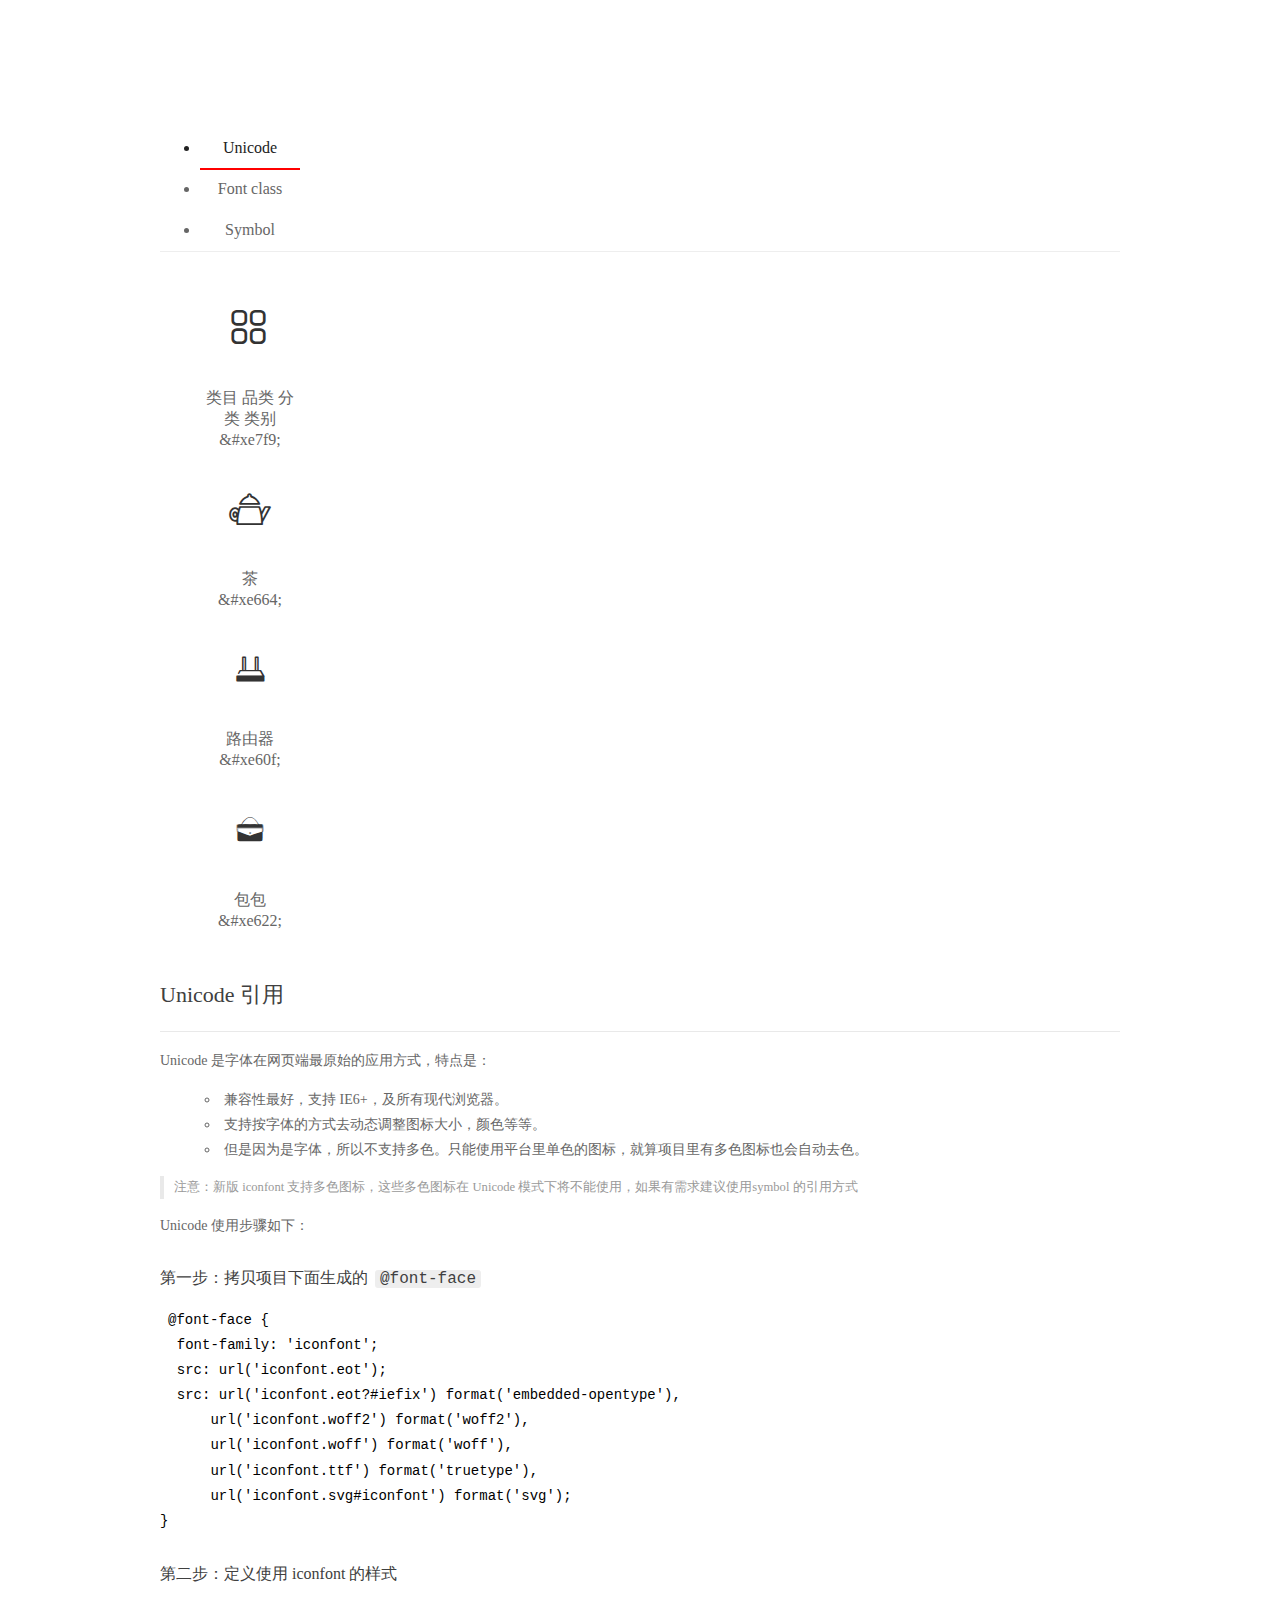
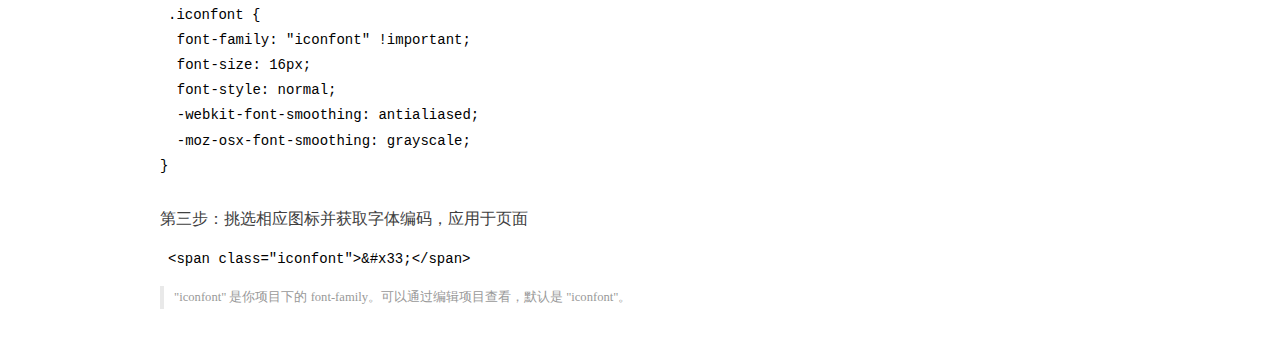
<file: src/fonts/demo_index.html>
<!DOCTYPE html>
<html>
<head>
  <meta charset="utf-8"/>
  <title>IconFont Demo</title>
  <link rel="shortcut icon" href="https://img.alicdn.com/tps/i4/TB1_oz6GVXXXXaFXpXXJDFnIXXX-64-64.ico" type="image/x-icon"/>
  <link rel="stylesheet" href="https://g.alicdn.com/thx/cube/1.3.2/cube.min.css">
  <link rel="stylesheet" href="demo.css">
  <link rel="stylesheet" href="iconfont.css">
  <script src="iconfont.js"></script>
  <!-- jQuery -->
  <script src="https://a1.alicdn.com/oss/uploads/2018/12/26/7bfddb60-08e8-11e9-9b04-53e73bb6408b.js"></script>
  <!-- 代码高亮 -->
  <script src="https://a1.alicdn.com/oss/uploads/2018/12/26/a3f714d0-08e6-11e9-8a15-ebf944d7534c.js"></script>
</head>
<body>
  <div class="main">
    <h1 class="logo"><a href="https://www.iconfont.cn/" title="iconfont 首页" target="_blank">&#xe86b;</a></h1>
    <div class="nav-tabs">
      <ul id="tabs" class="dib-box">
        <li class="dib active"><span>Unicode</span></li>
        <li class="dib"><span>Font class</span></li>
        <li class="dib"><span>Symbol</span></li>
      </ul>
      
    </div>
    <div class="tab-container">
      <div class="content unicode" style="display: block;">
          <ul class="icon_lists dib-box">
          
            <li class="dib">
              <span class="icon iconfont">&#xe7f9;</span>
                <div class="name">类目 品类 分类 类别</div>
                <div class="code-name">&amp;#xe7f9;</div>
              </li>
          
            <li class="dib">
              <span class="icon iconfont">&#xe664;</span>
                <div class="name">茶</div>
                <div class="code-name">&amp;#xe664;</div>
              </li>
          
            <li class="dib">
              <span class="icon iconfont">&#xe60f;</span>
                <div class="name">路由器</div>
                <div class="code-name">&amp;#xe60f;</div>
              </li>
          
            <li class="dib">
              <span class="icon iconfont">&#xe622;</span>
                <div class="name">包包</div>
                <div class="code-name">&amp;#xe622;</div>
              </li>
          
          </ul>
          <div class="article markdown">
          <h2 id="unicode-">Unicode 引用</h2>
          <hr>

          <p>Unicode 是字体在网页端最原始的应用方式，特点是：</p>
          <ul>
            <li>兼容性最好，支持 IE6+，及所有现代浏览器。</li>
            <li>支持按字体的方式去动态调整图标大小，颜色等等。</li>
            <li>但是因为是字体，所以不支持多色。只能使用平台里单色的图标，就算项目里有多色图标也会自动去色。</li>
          </ul>
          <blockquote>
            <p>注意：新版 iconfont 支持多色图标，这些多色图标在 Unicode 模式下将不能使用，如果有需求建议使用symbol 的引用方式</p>
          </blockquote>
          <p>Unicode 使用步骤如下：</p>
          <h3 id="-font-face">第一步：拷贝项目下面生成的 <code>@font-face</code></h3>
<pre><code class="language-css"
>@font-face {
  font-family: 'iconfont';
  src: url('iconfont.eot');
  src: url('iconfont.eot?#iefix') format('embedded-opentype'),
      url('iconfont.woff2') format('woff2'),
      url('iconfont.woff') format('woff'),
      url('iconfont.ttf') format('truetype'),
      url('iconfont.svg#iconfont') format('svg');
}
</code></pre>
          <h3 id="-iconfont-">第二步：定义使用 iconfont 的样式</h3>
<pre><code class="language-css"
>.iconfont {
  font-family: "iconfont" !important;
  font-size: 16px;
  font-style: normal;
  -webkit-font-smoothing: antialiased;
  -moz-osx-font-smoothing: grayscale;
}
</code></pre>
          <h3 id="-">第三步：挑选相应图标并获取字体编码，应用于页面</h3>
<pre>
<code class="language-html"
>&lt;span class="iconfont"&gt;&amp;#x33;&lt;/span&gt;
</code></pre>
          <blockquote>
            <p>"iconfont" 是你项目下的 font-family。可以通过编辑项目查看，默认是 "iconfont"。</p>
          </blockquote>
          </div>
      </div>
      <div class="content font-class">
        <ul class="icon_lists dib-box">
          
          <li class="dib">
            <span class="icon iconfont icon-leimupinleifenleileibie"></span>
            <div class="name">
              类目 品类 分类 类别
            </div>
            <div class="code-name">.icon-leimupinleifenleileibie
            </div>
          </li>
          
          <li class="dib">
            <span class="icon iconfont icon-cha"></span>
            <div class="name">
              茶
            </div>
            <div class="code-name">.icon-cha
            </div>
          </li>
          
          <li class="dib">
            <span class="icon iconfont icon-luyouqi"></span>
            <div class="name">
              路由器
            </div>
            <div class="code-name">.icon-luyouqi
            </div>
          </li>
          
          <li class="dib">
            <span class="icon iconfont icon-baobao"></span>
            <div class="name">
              包包
            </div>
            <div class="code-name">.icon-baobao
            </div>
          </li>
          
        </ul>
        <div class="article markdown">
        <h2 id="font-class-">font-class 引用</h2>
        <hr>

        <p>font-class 是 Unicode 使用方式的一种变种，主要是解决 Unicode 书写不直观，语意不明确的问题。</p>
        <p>与 Unicode 使用方式相比，具有如下特点：</p>
        <ul>
          <li>兼容性良好，支持 IE8+，及所有现代浏览器。</li>
          <li>相比于 Unicode 语意明确，书写更直观。可以很容易分辨这个 icon 是什么。</li>
          <li>因为使用 class 来定义图标，所以当要替换图标时，只需要修改 class 里面的 Unicode 引用。</li>
          <li>不过因为本质上还是使用的字体，所以多色图标还是不支持的。</li>
        </ul>
        <p>使用步骤如下：</p>
        <h3 id="-fontclass-">第一步：引入项目下面生成的 fontclass 代码：</h3>
<pre><code class="language-html">&lt;link rel="stylesheet" href="./iconfont.css"&gt;
</code></pre>
        <h3 id="-">第二步：挑选相应图标并获取类名，应用于页面：</h3>
<pre><code class="language-html">&lt;span class="iconfont icon-xxx"&gt;&lt;/span&gt;
</code></pre>
        <blockquote>
          <p>"
            iconfont" 是你项目下的 font-family。可以通过编辑项目查看，默认是 "iconfont"。</p>
        </blockquote>
      </div>
      </div>
      <div class="content symbol">
          <ul class="icon_lists dib-box">
          
            <li class="dib">
                <svg class="icon svg-icon" aria-hidden="true">
                  <use xlink:href="#icon-leimupinleifenleileibie"></use>
                </svg>
                <div class="name">类目 品类 分类 类别</div>
                <div class="code-name">#icon-leimupinleifenleileibie</div>
            </li>
          
            <li class="dib">
                <svg class="icon svg-icon" aria-hidden="true">
                  <use xlink:href="#icon-cha"></use>
                </svg>
                <div class="name">茶</div>
                <div class="code-name">#icon-cha</div>
            </li>
          
            <li class="dib">
                <svg class="icon svg-icon" aria-hidden="true">
                  <use xlink:href="#icon-luyouqi"></use>
                </svg>
                <div class="name">路由器</div>
                <div class="code-name">#icon-luyouqi</div>
            </li>
          
            <li class="dib">
                <svg class="icon svg-icon" aria-hidden="true">
                  <use xlink:href="#icon-baobao"></use>
                </svg>
                <div class="name">包包</div>
                <div class="code-name">#icon-baobao</div>
            </li>
          
          </ul>
          <div class="article markdown">
          <h2 id="symbol-">Symbol 引用</h2>
          <hr>

          <p>这是一种全新的使用方式，应该说这才是未来的主流，也是平台目前推荐的用法。相关介绍可以参考这篇<a href="">文章</a>
            这种用法其实是做了一个 SVG 的集合，与另外两种相比具有如下特点：</p>
          <ul>
            <li>支持多色图标了，不再受单色限制。</li>
            <li>通过一些技巧，支持像字体那样，通过 <code>font-size</code>, <code>color</code> 来调整样式。</li>
            <li>兼容性较差，支持 IE9+，及现代浏览器。</li>
            <li>浏览器渲染 SVG 的性能一般，还不如 png。</li>
          </ul>
          <p>使用步骤如下：</p>
          <h3 id="-symbol-">第一步：引入项目下面生成的 symbol 代码：</h3>
<pre><code class="language-html">&lt;script src="./iconfont.js"&gt;&lt;/script&gt;
</code></pre>
          <h3 id="-css-">第二步：加入通用 CSS 代码（引入一次就行）：</h3>
<pre><code class="language-html">&lt;style&gt;
.icon {
  width: 1em;
  height: 1em;
  vertical-align: -0.15em;
  fill: currentColor;
  overflow: hidden;
}
&lt;/style&gt;
</code></pre>
          <h3 id="-">第三步：挑选相应图标并获取类名，应用于页面：</h3>
<pre><code class="language-html">&lt;svg class="icon" aria-hidden="true"&gt;
  &lt;use xlink:href="#icon-xxx"&gt;&lt;/use&gt;
&lt;/svg&gt;
</code></pre>
          </div>
      </div>

    </div>
  </div>
  <script>
  $(document).ready(function () {
      $('.tab-container .content:first').show()

      $('#tabs li').click(function (e) {
        var tabContent = $('.tab-container .content')
        var index = $(this).index()

        if ($(this).hasClass('active')) {
          return
        } else {
          $('#tabs li').removeClass('active')
          $(this).addClass('active')

          tabContent.hide().eq(index).fadeIn()
        }
      })
    })
  </script>
</body>
</html>
</file>
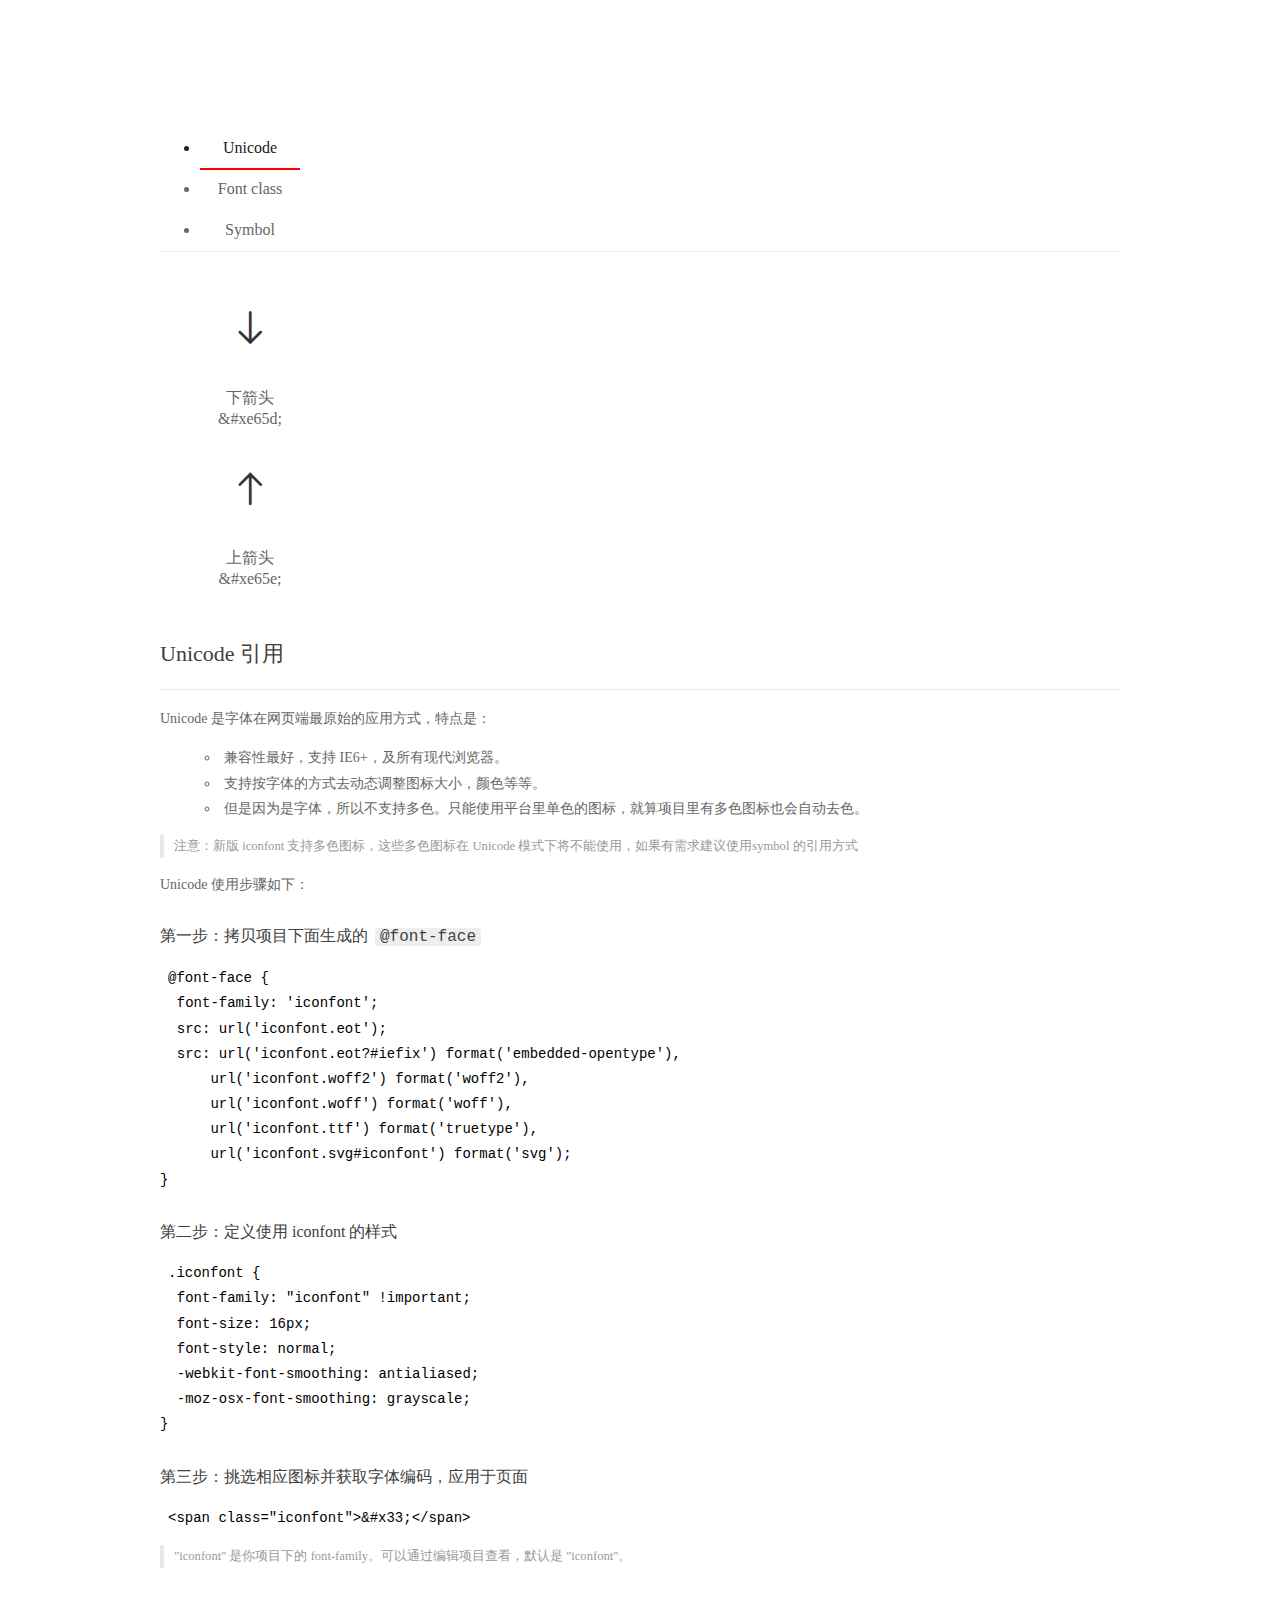
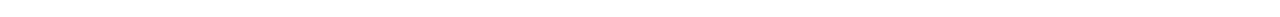
<file: src/fonts/iconfont2/demo_index.html>
<!DOCTYPE html>
<html>
<head>
  <meta charset="utf-8"/>
  <title>IconFont Demo</title>
  <link rel="shortcut icon" href="https://img.alicdn.com/tps/i4/TB1_oz6GVXXXXaFXpXXJDFnIXXX-64-64.ico" type="image/x-icon"/>
  <link rel="stylesheet" href="https://g.alicdn.com/thx/cube/1.3.2/cube.min.css">
  <link rel="stylesheet" href="demo.css">
  <link rel="stylesheet" href="iconfont.css">
  <script src="iconfont.js"></script>
  <!-- jQuery -->
  <script src="https://a1.alicdn.com/oss/uploads/2018/12/26/7bfddb60-08e8-11e9-9b04-53e73bb6408b.js"></script>
  <!-- 代码高亮 -->
  <script src="https://a1.alicdn.com/oss/uploads/2018/12/26/a3f714d0-08e6-11e9-8a15-ebf944d7534c.js"></script>
</head>
<body>
  <div class="main">
    <h1 class="logo"><a href="https://www.iconfont.cn/" title="iconfont 首页" target="_blank">&#xe86b;</a></h1>
    <div class="nav-tabs">
      <ul id="tabs" class="dib-box">
        <li class="dib active"><span>Unicode</span></li>
        <li class="dib"><span>Font class</span></li>
        <li class="dib"><span>Symbol</span></li>
      </ul>
      
    </div>
    <div class="tab-container">
      <div class="content unicode" style="display: block;">
          <ul class="icon_lists dib-box">
          
            <li class="dib">
              <span class="icon iconfont">&#xe65d;</span>
                <div class="name">下箭头</div>
                <div class="code-name">&amp;#xe65d;</div>
              </li>
          
            <li class="dib">
              <span class="icon iconfont">&#xe65e;</span>
                <div class="name">上箭头</div>
                <div class="code-name">&amp;#xe65e;</div>
              </li>
          
          </ul>
          <div class="article markdown">
          <h2 id="unicode-">Unicode 引用</h2>
          <hr>

          <p>Unicode 是字体在网页端最原始的应用方式，特点是：</p>
          <ul>
            <li>兼容性最好，支持 IE6+，及所有现代浏览器。</li>
            <li>支持按字体的方式去动态调整图标大小，颜色等等。</li>
            <li>但是因为是字体，所以不支持多色。只能使用平台里单色的图标，就算项目里有多色图标也会自动去色。</li>
          </ul>
          <blockquote>
            <p>注意：新版 iconfont 支持多色图标，这些多色图标在 Unicode 模式下将不能使用，如果有需求建议使用symbol 的引用方式</p>
          </blockquote>
          <p>Unicode 使用步骤如下：</p>
          <h3 id="-font-face">第一步：拷贝项目下面生成的 <code>@font-face</code></h3>
<pre><code class="language-css"
>@font-face {
  font-family: 'iconfont';
  src: url('iconfont.eot');
  src: url('iconfont.eot?#iefix') format('embedded-opentype'),
      url('iconfont.woff2') format('woff2'),
      url('iconfont.woff') format('woff'),
      url('iconfont.ttf') format('truetype'),
      url('iconfont.svg#iconfont') format('svg');
}
</code></pre>
          <h3 id="-iconfont-">第二步：定义使用 iconfont 的样式</h3>
<pre><code class="language-css"
>.iconfont {
  font-family: "iconfont" !important;
  font-size: 16px;
  font-style: normal;
  -webkit-font-smoothing: antialiased;
  -moz-osx-font-smoothing: grayscale;
}
</code></pre>
          <h3 id="-">第三步：挑选相应图标并获取字体编码，应用于页面</h3>
<pre>
<code class="language-html"
>&lt;span class="iconfont"&gt;&amp;#x33;&lt;/span&gt;
</code></pre>
          <blockquote>
            <p>"iconfont" 是你项目下的 font-family。可以通过编辑项目查看，默认是 "iconfont"。</p>
          </blockquote>
          </div>
      </div>
      <div class="content font-class">
        <ul class="icon_lists dib-box">
          
          <li class="dib">
            <span class="icon iconfont icon-arrowBottom"></span>
            <div class="name">
              下箭头
            </div>
            <div class="code-name">.icon-arrowBottom
            </div>
          </li>
          
          <li class="dib">
            <span class="icon iconfont icon-arrowTop"></span>
            <div class="name">
              上箭头
            </div>
            <div class="code-name">.icon-arrowTop
            </div>
          </li>
          
        </ul>
        <div class="article markdown">
        <h2 id="font-class-">font-class 引用</h2>
        <hr>

        <p>font-class 是 Unicode 使用方式的一种变种，主要是解决 Unicode 书写不直观，语意不明确的问题。</p>
        <p>与 Unicode 使用方式相比，具有如下特点：</p>
        <ul>
          <li>兼容性良好，支持 IE8+，及所有现代浏览器。</li>
          <li>相比于 Unicode 语意明确，书写更直观。可以很容易分辨这个 icon 是什么。</li>
          <li>因为使用 class 来定义图标，所以当要替换图标时，只需要修改 class 里面的 Unicode 引用。</li>
          <li>不过因为本质上还是使用的字体，所以多色图标还是不支持的。</li>
        </ul>
        <p>使用步骤如下：</p>
        <h3 id="-fontclass-">第一步：引入项目下面生成的 fontclass 代码：</h3>
<pre><code class="language-html">&lt;link rel="stylesheet" href="./iconfont.css"&gt;
</code></pre>
        <h3 id="-">第二步：挑选相应图标并获取类名，应用于页面：</h3>
<pre><code class="language-html">&lt;span class="iconfont icon-xxx"&gt;&lt;/span&gt;
</code></pre>
        <blockquote>
          <p>"
            iconfont" 是你项目下的 font-family。可以通过编辑项目查看，默认是 "iconfont"。</p>
        </blockquote>
      </div>
      </div>
      <div class="content symbol">
          <ul class="icon_lists dib-box">
          
            <li class="dib">
                <svg class="icon svg-icon" aria-hidden="true">
                  <use xlink:href="#icon-arrowBottom"></use>
                </svg>
                <div class="name">下箭头</div>
                <div class="code-name">#icon-arrowBottom</div>
            </li>
          
            <li class="dib">
                <svg class="icon svg-icon" aria-hidden="true">
                  <use xlink:href="#icon-arrowTop"></use>
                </svg>
                <div class="name">上箭头</div>
                <div class="code-name">#icon-arrowTop</div>
            </li>
          
          </ul>
          <div class="article markdown">
          <h2 id="symbol-">Symbol 引用</h2>
          <hr>

          <p>这是一种全新的使用方式，应该说这才是未来的主流，也是平台目前推荐的用法。相关介绍可以参考这篇<a href="">文章</a>
            这种用法其实是做了一个 SVG 的集合，与另外两种相比具有如下特点：</p>
          <ul>
            <li>支持多色图标了，不再受单色限制。</li>
            <li>通过一些技巧，支持像字体那样，通过 <code>font-size</code>, <code>color</code> 来调整样式。</li>
            <li>兼容性较差，支持 IE9+，及现代浏览器。</li>
            <li>浏览器渲染 SVG 的性能一般，还不如 png。</li>
          </ul>
          <p>使用步骤如下：</p>
          <h3 id="-symbol-">第一步：引入项目下面生成的 symbol 代码：</h3>
<pre><code class="language-html">&lt;script src="./iconfont.js"&gt;&lt;/script&gt;
</code></pre>
          <h3 id="-css-">第二步：加入通用 CSS 代码（引入一次就行）：</h3>
<pre><code class="language-html">&lt;style&gt;
.icon {
  width: 1em;
  height: 1em;
  vertical-align: -0.15em;
  fill: currentColor;
  overflow: hidden;
}
&lt;/style&gt;
</code></pre>
          <h3 id="-">第三步：挑选相应图标并获取类名，应用于页面：</h3>
<pre><code class="language-html">&lt;svg class="icon" aria-hidden="true"&gt;
  &lt;use xlink:href="#icon-xxx"&gt;&lt;/use&gt;
&lt;/svg&gt;
</code></pre>
          </div>
      </div>

    </div>
  </div>
  <script>
  $(document).ready(function () {
      $('.tab-container .content:first').show()

      $('#tabs li').click(function (e) {
        var tabContent = $('.tab-container .content')
        var index = $(this).index()

        if ($(this).hasClass('active')) {
          return
        } else {
          $('#tabs li').removeClass('active')
          $(this).addClass('active')

          tabContent.hide().eq(index).fadeIn()
        }
      })
    })
  </script>
</body>
</html>
</file>
<file: src/fonts/demo.css>
/* Logo 字体 */
@font-face {
  font-family: "iconfont logo";
  src: url('https://at.alicdn.com/t/font_985780_km7mi63cihi.eot?t=1545807318834');
  src: url('https://at.alicdn.com/t/font_985780_km7mi63cihi.eot?t=1545807318834#iefix') format('embedded-opentype'),
    url('https://at.alicdn.com/t/font_985780_km7mi63cihi.woff?t=1545807318834') format('woff'),
    url('https://at.alicdn.com/t/font_985780_km7mi63cihi.ttf?t=1545807318834') format('truetype'),
    url('https://at.alicdn.com/t/font_985780_km7mi63cihi.svg?t=1545807318834#iconfont') format('svg');
}

.logo {
  font-family: "iconfont logo";
  font-size: 160px;
  font-style: normal;
  -webkit-font-smoothing: antialiased;
  -moz-osx-font-smoothing: grayscale;
}

/* tabs */
.nav-tabs {
  position: relative;
}

.nav-tabs .nav-more {
  position: absolute;
  right: 0;
  bottom: 0;
  height: 42px;
  line-height: 42px;
  color: #666;
}

#tabs {
  border-bottom: 1px solid #eee;
}

#tabs li {
  cursor: pointer;
  width: 100px;
  height: 40px;
  line-height: 40px;
  text-align: center;
  font-size: 16px;
  border-bottom: 2px solid transparent;
  position: relative;
  z-index: 1;
  margin-bottom: -1px;
  color: #666;
}


#tabs .active {
  border-bottom-color: #f00;
  color: #222;
}

.tab-container .content {
  display: none;
}

/* 页面布局 */
.main {
  padding: 30px 100px;
  width: 960px;
  margin: 0 auto;
}

.main .logo {
  color: #333;
  text-align: left;
  margin-bottom: 30px;
  line-height: 1;
  height: 110px;
  margin-top: -50px;
  overflow: hidden;
  *zoom: 1;
}

.main .logo a {
  font-size: 160px;
  color: #333;
}

.helps {
  margin-top: 40px;
}

.helps pre {
  padding: 20px;
  margin: 10px 0;
  border: solid 1px #e7e1cd;
  background-color: #fffdef;
  overflow: auto;
}

.icon_lists {
  width: 100% !important;
  overflow: hidden;
  *zoom: 1;
}

.icon_lists li {
  width: 100px;
  margin-bottom: 10px;
  margin-right: 20px;
  text-align: center;
  list-style: none !important;
  cursor: default;
}

.icon_lists li .code-name {
  line-height: 1.2;
}

.icon_lists .icon {
  display: block;
  height: 100px;
  line-height: 100px;
  font-size: 42px;
  margin: 10px auto;
  color: #333;
  -webkit-transition: font-size 0.25s linear, width 0.25s linear;
  -moz-transition: font-size 0.25s linear, width 0.25s linear;
  transition: font-size 0.25s linear, width 0.25s linear;
}

.icon_lists .icon:hover {
  font-size: 100px;
}

.icon_lists .svg-icon {
  /* 通过设置 font-size 来改变图标大小 */
  width: 1em;
  /* 图标和文字相邻时，垂直对齐 */
  vertical-align: -0.15em;
  /* 通过设置 color 来改变 SVG 的颜色/fill */
  fill: currentColor;
  /* path 和 stroke 溢出 viewBox 部分在 IE 下会显示
      normalize.css 中也包含这行 */
  overflow: hidden;
}

.icon_lists li .name,
.icon_lists li .code-name {
  color: #666;
}

/* markdown 样式 */
.markdown {
  color: #666;
  font-size: 14px;
  line-height: 1.8;
}

.highlight {
  line-height: 1.5;
}

.markdown img {
  vertical-align: middle;
  max-width: 100%;
}

.markdown h1 {
  color: #404040;
  font-weight: 500;
  line-height: 40px;
  margin-bottom: 24px;
}

.markdown h2,
.markdown h3,
.markdown h4,
.markdown h5,
.markdown h6 {
  color: #404040;
  margin: 1.6em 0 0.6em 0;
  font-weight: 500;
  clear: both;
}

.markdown h1 {
  font-size: 28px;
}

.markdown h2 {
  font-size: 22px;
}

.markdown h3 {
  font-size: 16px;
}

.markdown h4 {
  font-size: 14px;
}

.markdown h5 {
  font-size: 12px;
}

.markdown h6 {
  font-size: 12px;
}

.markdown hr {
  height: 1px;
  border: 0;
  background: #e9e9e9;
  margin: 16px 0;
  clear: both;
}

.markdown p {
  margin: 1em 0;
}

.markdown>p,
.markdown>blockquote,
.markdown>.highlight,
.markdown>ol,
.markdown>ul {
  width: 80%;
}

.markdown ul>li {
  list-style: circle;
}

.markdown>ul li,
.markdown blockquote ul>li {
  margin-left: 20px;
  padding-left: 4px;
}

.markdown>ul li p,
.markdown>ol li p {
  margin: 0.6em 0;
}

.markdown ol>li {
  list-style: decimal;
}

.markdown>ol li,
.markdown blockquote ol>li {
  margin-left: 20px;
  padding-left: 4px;
}

.markdown code {
  margin: 0 3px;
  padding: 0 5px;
  background: #eee;
  border-radius: 3px;
}

.markdown strong,
.markdown b {
  font-weight: 600;
}

.markdown>table {
  border-collapse: collapse;
  border-spacing: 0px;
  empty-cells: show;
  border: 1px solid #e9e9e9;
  width: 95%;
  margin-bottom: 24px;
}

.markdown>table th {
  white-space: nowrap;
  color: #333;
  font-weight: 600;
}

.markdown>table th,
.markdown>table td {
  border: 1px solid #e9e9e9;
  padding: 8px 16px;
  text-align: left;
}

.markdown>table th {
  background: #F7F7F7;
}

.markdown blockquote {
  font-size: 90%;
  color: #999;
  border-left: 4px solid #e9e9e9;
  padding-left: 0.8em;
  margin: 1em 0;
}

.markdown blockquote p {
  margin: 0;
}

.markdown .anchor {
  opacity: 0;
  transition: opacity 0.3s ease;
  margin-left: 8px;
}

.markdown .waiting {
  color: #ccc;
}

.markdown h1:hover .anchor,
.markdown h2:hover .anchor,
.markdown h3:hover .anchor,
.markdown h4:hover .anchor,
.markdown h5:hover .anchor,
.markdown h6:hover .anchor {
  opacity: 1;
  display: inline-block;
}

.markdown>br,
.markdown>p>br {
  clear: both;
}


.hljs {
  display: block;
  background: white;
  padding: 0.5em;
  color: #333333;
  overflow-x: auto;
}

.hljs-comment,
.hljs-meta {
  color: #969896;
}

.hljs-string,
.hljs-variable,
.hljs-template-variable,
.hljs-strong,
.hljs-emphasis,
.hljs-quote {
  color: #df5000;
}

.hljs-keyword,
.hljs-selector-tag,
.hljs-type {
  color: #a71d5d;
}

.hljs-literal,
.hljs-symbol,
.hljs-bullet,
.hljs-attribute {
  color: #0086b3;
}

.hljs-section,
.hljs-name {
  color: #63a35c;
}

.hljs-tag {
  color: #333333;
}

.hljs-title,
.hljs-attr,
.hljs-selector-id,
.hljs-selector-class,
.hljs-selector-attr,
.hljs-selector-pseudo {
  color: #795da3;
}

.hljs-addition {
  color: #55a532;
  background-color: #eaffea;
}

.hljs-deletion {
  color: #bd2c00;
  background-color: #ffecec;
}

.hljs-link {
  text-decoration: underline;
}

/* 代码高亮 */
/* PrismJS 1.15.0
https://prismjs.com/download.html#themes=prism&languages=markup+css+clike+javascript */
/**
 * prism.js default theme for JavaScript, CSS and HTML
 * Based on dabblet (http://dabblet.com)
 * @author Lea Verou
 */
code[class*="language-"],
pre[class*="language-"] {
  color: black;
  background: none;
  text-shadow: 0 1px white;
  font-family: Consolas, Monaco, 'Andale Mono', 'Ubuntu Mono', monospace;
  text-align: left;
  white-space: pre;
  word-spacing: normal;
  word-break: normal;
  word-wrap: normal;
  line-height: 1.5;

  -moz-tab-size: 4;
  -o-tab-size: 4;
  tab-size: 4;

  -webkit-hyphens: none;
  -moz-hyphens: none;
  -ms-hyphens: none;
  hyphens: none;
}

pre[class*="language-"]::-moz-selection,
pre[class*="language-"] ::-moz-selection,
code[class*="language-"]::-moz-selection,
code[class*="language-"] ::-moz-selection {
  text-shadow: none;
  background: #b3d4fc;
}

pre[class*="language-"]::selection,
pre[class*="language-"] ::selection,
code[class*="language-"]::selection,
code[class*="language-"] ::selection {
  text-shadow: none;
  background: #b3d4fc;
}

@media print {

  code[class*="language-"],
  pre[class*="language-"] {
    text-shadow: none;
  }
}

/* Code blocks */
pre[class*="language-"] {
  padding: 1em;
  margin: .5em 0;
  overflow: auto;
}

:not(pre)>code[class*="language-"],
pre[class*="language-"] {
  background: #f5f2f0;
}

/* Inline code */
:not(pre)>code[class*="language-"] {
  padding: .1em;
  border-radius: .3em;
  white-space: normal;
}

.token.comment,
.token.prolog,
.token.doctype,
.token.cdata {
  color: slategray;
}

.token.punctuation {
  color: #999;
}

.namespace {
  opacity: .7;
}

.token.property,
.token.tag,
.token.boolean,
.token.number,
.token.constant,
.token.symbol,
.token.deleted {
  color: #905;
}

.token.selector,
.token.attr-name,
.token.string,
.token.char,
.token.builtin,
.token.inserted {
  color: #690;
}

.token.operator,
.token.entity,
.token.url,
.language-css .token.string,
.style .token.string {
  color: #9a6e3a;
  background: hsla(0, 0%, 100%, .5);
}

.token.atrule,
.token.attr-value,
.token.keyword {
  color: #07a;
}

.token.function,
.token.class-name {
  color: #DD4A68;
}

.token.regex,
.token.important,
.token.variable {
  color: #e90;
}

.token.important,
.token.bold {
  font-weight: bold;
}

.token.italic {
  font-style: italic;
}

.token.entity {
  cursor: help;
}
</file>
<file: src/fonts/iconfont.css>
@font-face {font-family: "iconfont";
  src: url('iconfont.eot?t=1607690549285'); /* IE9 */
  src: url('iconfont.eot?t=1607690549285#iefix') format('embedded-opentype'), /* IE6-IE8 */
  url('[data-uri]') format('woff2'),
  url('iconfont.woff?t=1607690549285') format('woff'),
  url('iconfont.ttf?t=1607690549285') format('truetype'), /* chrome, firefox, opera, Safari, Android, iOS 4.2+ */
  url('iconfont.svg?t=1607690549285#iconfont') format('svg'); /* iOS 4.1- */
}

.iconfont {
  font-family: "iconfont" !important;
  font-size: 16px;
  font-style: normal;
  -webkit-font-smoothing: antialiased;
  -moz-osx-font-smoothing: grayscale;
}

.icon-leimupinleifenleileibie:before {
  content: "\e7f9";
}

.icon-cha:before {
  content: "\e664";
}

.icon-luyouqi:before {
  content: "\e60f";
}

.icon-baobao:before {
  content: "\e622";
}
</file>
<file: src/fonts/iconfont2/demo.css>
/* Logo 字体 */
@font-face {
  font-family: "iconfont logo";
  src: url('https://at.alicdn.com/t/font_985780_km7mi63cihi.eot?t=1545807318834');
  src: url('https://at.alicdn.com/t/font_985780_km7mi63cihi.eot?t=1545807318834#iefix') format('embedded-opentype'),
    url('https://at.alicdn.com/t/font_985780_km7mi63cihi.woff?t=1545807318834') format('woff'),
    url('https://at.alicdn.com/t/font_985780_km7mi63cihi.ttf?t=1545807318834') format('truetype'),
    url('https://at.alicdn.com/t/font_985780_km7mi63cihi.svg?t=1545807318834#iconfont') format('svg');
}

.logo {
  font-family: "iconfont logo";
  font-size: 160px;
  font-style: normal;
  -webkit-font-smoothing: antialiased;
  -moz-osx-font-smoothing: grayscale;
}

/* tabs */
.nav-tabs {
  position: relative;
}

.nav-tabs .nav-more {
  position: absolute;
  right: 0;
  bottom: 0;
  height: 42px;
  line-height: 42px;
  color: #666;
}

#tabs {
  border-bottom: 1px solid #eee;
}

#tabs li {
  cursor: pointer;
  width: 100px;
  height: 40px;
  line-height: 40px;
  text-align: center;
  font-size: 16px;
  border-bottom: 2px solid transparent;
  position: relative;
  z-index: 1;
  margin-bottom: -1px;
  color: #666;
}


#tabs .active {
  border-bottom-color: #f00;
  color: #222;
}

.tab-container .content {
  display: none;
}

/* 页面布局 */
.main {
  padding: 30px 100px;
  width: 960px;
  margin: 0 auto;
}

.main .logo {
  color: #333;
  text-align: left;
  margin-bottom: 30px;
  line-height: 1;
  height: 110px;
  margin-top: -50px;
  overflow: hidden;
  *zoom: 1;
}

.main .logo a {
  font-size: 160px;
  color: #333;
}

.helps {
  margin-top: 40px;
}

.helps pre {
  padding: 20px;
  margin: 10px 0;
  border: solid 1px #e7e1cd;
  background-color: #fffdef;
  overflow: auto;
}

.icon_lists {
  width: 100% !important;
  overflow: hidden;
  *zoom: 1;
}

.icon_lists li {
  width: 100px;
  margin-bottom: 10px;
  margin-right: 20px;
  text-align: center;
  list-style: none !important;
  cursor: default;
}

.icon_lists li .code-name {
  line-height: 1.2;
}

.icon_lists .icon {
  display: block;
  height: 100px;
  line-height: 100px;
  font-size: 42px;
  margin: 10px auto;
  color: #333;
  -webkit-transition: font-size 0.25s linear, width 0.25s linear;
  -moz-transition: font-size 0.25s linear, width 0.25s linear;
  transition: font-size 0.25s linear, width 0.25s linear;
}

.icon_lists .icon:hover {
  font-size: 100px;
}

.icon_lists .svg-icon {
  /* 通过设置 font-size 来改变图标大小 */
  width: 1em;
  /* 图标和文字相邻时，垂直对齐 */
  vertical-align: -0.15em;
  /* 通过设置 color 来改变 SVG 的颜色/fill */
  fill: currentColor;
  /* path 和 stroke 溢出 viewBox 部分在 IE 下会显示
      normalize.css 中也包含这行 */
  overflow: hidden;
}

.icon_lists li .name,
.icon_lists li .code-name {
  color: #666;
}

/* markdown 样式 */
.markdown {
  color: #666;
  font-size: 14px;
  line-height: 1.8;
}

.highlight {
  line-height: 1.5;
}

.markdown img {
  vertical-align: middle;
  max-width: 100%;
}

.markdown h1 {
  color: #404040;
  font-weight: 500;
  line-height: 40px;
  margin-bottom: 24px;
}

.markdown h2,
.markdown h3,
.markdown h4,
.markdown h5,
.markdown h6 {
  color: #404040;
  margin: 1.6em 0 0.6em 0;
  font-weight: 500;
  clear: both;
}

.markdown h1 {
  font-size: 28px;
}

.markdown h2 {
  font-size: 22px;
}

.markdown h3 {
  font-size: 16px;
}

.markdown h4 {
  font-size: 14px;
}

.markdown h5 {
  font-size: 12px;
}

.markdown h6 {
  font-size: 12px;
}

.markdown hr {
  height: 1px;
  border: 0;
  background: #e9e9e9;
  margin: 16px 0;
  clear: both;
}

.markdown p {
  margin: 1em 0;
}

.markdown>p,
.markdown>blockquote,
.markdown>.highlight,
.markdown>ol,
.markdown>ul {
  width: 80%;
}

.markdown ul>li {
  list-style: circle;
}

.markdown>ul li,
.markdown blockquote ul>li {
  margin-left: 20px;
  padding-left: 4px;
}

.markdown>ul li p,
.markdown>ol li p {
  margin: 0.6em 0;
}

.markdown ol>li {
  list-style: decimal;
}

.markdown>ol li,
.markdown blockquote ol>li {
  margin-left: 20px;
  padding-left: 4px;
}

.markdown code {
  margin: 0 3px;
  padding: 0 5px;
  background: #eee;
  border-radius: 3px;
}

.markdown strong,
.markdown b {
  font-weight: 600;
}

.markdown>table {
  border-collapse: collapse;
  border-spacing: 0px;
  empty-cells: show;
  border: 1px solid #e9e9e9;
  width: 95%;
  margin-bottom: 24px;
}

.markdown>table th {
  white-space: nowrap;
  color: #333;
  font-weight: 600;
}

.markdown>table th,
.markdown>table td {
  border: 1px solid #e9e9e9;
  padding: 8px 16px;
  text-align: left;
}

.markdown>table th {
  background: #F7F7F7;
}

.markdown blockquote {
  font-size: 90%;
  color: #999;
  border-left: 4px solid #e9e9e9;
  padding-left: 0.8em;
  margin: 1em 0;
}

.markdown blockquote p {
  margin: 0;
}

.markdown .anchor {
  opacity: 0;
  transition: opacity 0.3s ease;
  margin-left: 8px;
}

.markdown .waiting {
  color: #ccc;
}

.markdown h1:hover .anchor,
.markdown h2:hover .anchor,
.markdown h3:hover .anchor,
.markdown h4:hover .anchor,
.markdown h5:hover .anchor,
.markdown h6:hover .anchor {
  opacity: 1;
  display: inline-block;
}

.markdown>br,
.markdown>p>br {
  clear: both;
}


.hljs {
  display: block;
  background: white;
  padding: 0.5em;
  color: #333333;
  overflow-x: auto;
}

.hljs-comment,
.hljs-meta {
  color: #969896;
}

.hljs-string,
.hljs-variable,
.hljs-template-variable,
.hljs-strong,
.hljs-emphasis,
.hljs-quote {
  color: #df5000;
}

.hljs-keyword,
.hljs-selector-tag,
.hljs-type {
  color: #a71d5d;
}

.hljs-literal,
.hljs-symbol,
.hljs-bullet,
.hljs-attribute {
  color: #0086b3;
}

.hljs-section,
.hljs-name {
  color: #63a35c;
}

.hljs-tag {
  color: #333333;
}

.hljs-title,
.hljs-attr,
.hljs-selector-id,
.hljs-selector-class,
.hljs-selector-attr,
.hljs-selector-pseudo {
  color: #795da3;
}

.hljs-addition {
  color: #55a532;
  background-color: #eaffea;
}

.hljs-deletion {
  color: #bd2c00;
  background-color: #ffecec;
}

.hljs-link {
  text-decoration: underline;
}

/* 代码高亮 */
/* PrismJS 1.15.0
https://prismjs.com/download.html#themes=prism&languages=markup+css+clike+javascript */
/**
 * prism.js default theme for JavaScript, CSS and HTML
 * Based on dabblet (http://dabblet.com)
 * @author Lea Verou
 */
code[class*="language-"],
pre[class*="language-"] {
  color: black;
  background: none;
  text-shadow: 0 1px white;
  font-family: Consolas, Monaco, 'Andale Mono', 'Ubuntu Mono', monospace;
  text-align: left;
  white-space: pre;
  word-spacing: normal;
  word-break: normal;
  word-wrap: normal;
  line-height: 1.5;

  -moz-tab-size: 4;
  -o-tab-size: 4;
  tab-size: 4;

  -webkit-hyphens: none;
  -moz-hyphens: none;
  -ms-hyphens: none;
  hyphens: none;
}

pre[class*="language-"]::-moz-selection,
pre[class*="language-"] ::-moz-selection,
code[class*="language-"]::-moz-selection,
code[class*="language-"] ::-moz-selection {
  text-shadow: none;
  background: #b3d4fc;
}

pre[class*="language-"]::selection,
pre[class*="language-"] ::selection,
code[class*="language-"]::selection,
code[class*="language-"] ::selection {
  text-shadow: none;
  background: #b3d4fc;
}

@media print {

  code[class*="language-"],
  pre[class*="language-"] {
    text-shadow: none;
  }
}

/* Code blocks */
pre[class*="language-"] {
  padding: 1em;
  margin: .5em 0;
  overflow: auto;
}

:not(pre)>code[class*="language-"],
pre[class*="language-"] {
  background: #f5f2f0;
}

/* Inline code */
:not(pre)>code[class*="language-"] {
  padding: .1em;
  border-radius: .3em;
  white-space: normal;
}

.token.comment,
.token.prolog,
.token.doctype,
.token.cdata {
  color: slategray;
}

.token.punctuation {
  color: #999;
}

.namespace {
  opacity: .7;
}

.token.property,
.token.tag,
.token.boolean,
.token.number,
.token.constant,
.token.symbol,
.token.deleted {
  color: #905;
}

.token.selector,
.token.attr-name,
.token.string,
.token.char,
.token.builtin,
.token.inserted {
  color: #690;
}

.token.operator,
.token.entity,
.token.url,
.language-css .token.string,
.style .token.string {
  color: #9a6e3a;
  background: hsla(0, 0%, 100%, .5);
}

.token.atrule,
.token.attr-value,
.token.keyword {
  color: #07a;
}

.token.function,
.token.class-name {
  color: #DD4A68;
}

.token.regex,
.token.important,
.token.variable {
  color: #e90;
}

.token.important,
.token.bold {
  font-weight: bold;
}

.token.italic {
  font-style: italic;
}

.token.entity {
  cursor: help;
}
</file>
<file: src/fonts/iconfont2/iconfont.css>
@font-face {font-family: "iconfont";
  src: url('iconfont.eot?t=1608019969640'); /* IE9 */
  src: url('iconfont.eot?t=1608019969640#iefix') format('embedded-opentype'), /* IE6-IE8 */
  url('[data-uri]') format('woff2'),
  url('iconfont.woff?t=1608019969640') format('woff'),
  url('iconfont.ttf?t=1608019969640') format('truetype'), /* chrome, firefox, opera, Safari, Android, iOS 4.2+ */
  url('iconfont.svg?t=1608019969640#iconfont') format('svg'); /* iOS 4.1- */
}

.iconfont {
  font-family: "iconfont" !important;
  font-size: 16px;
  font-style: normal;
  -webkit-font-smoothing: antialiased;
  -moz-osx-font-smoothing: grayscale;
}

.icon-arrowBottom:before {
  content: "\e65d";
}

.icon-arrowTop:before {
  content: "\e65e";
}
</file>
